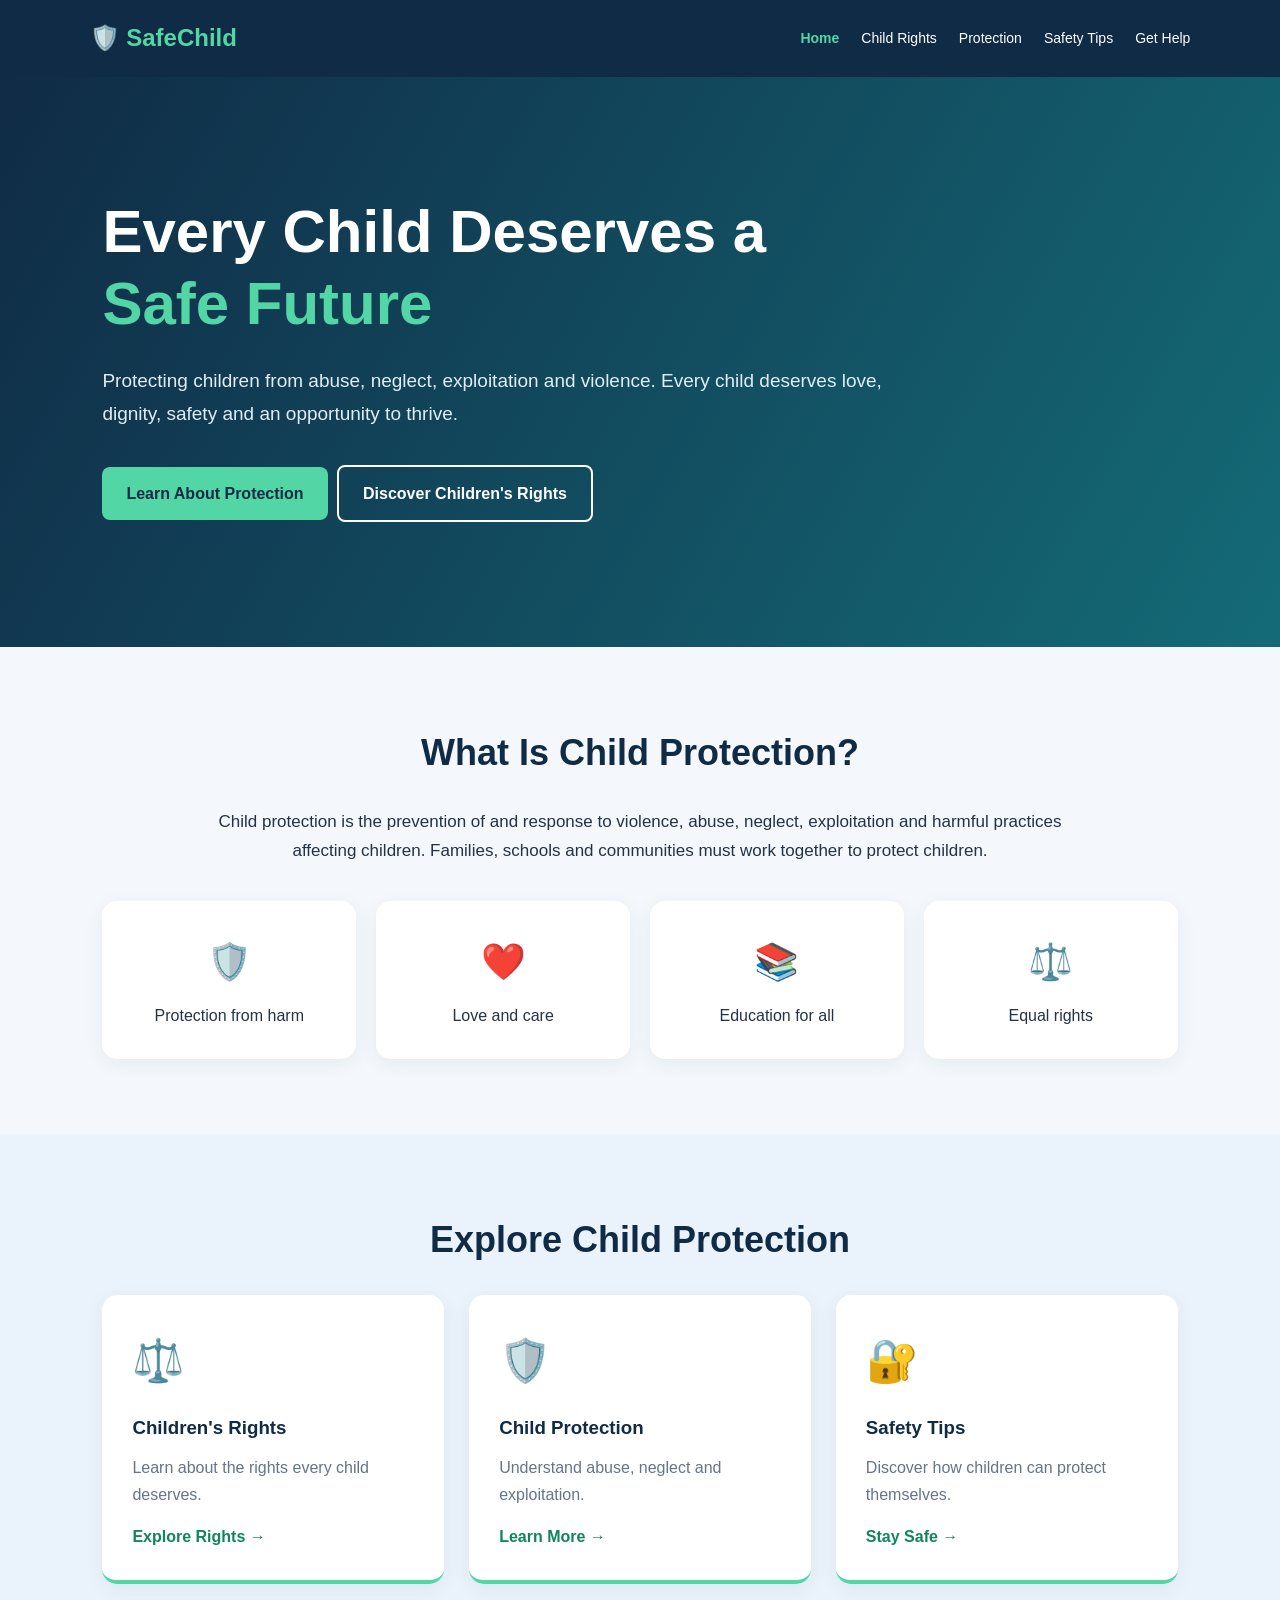
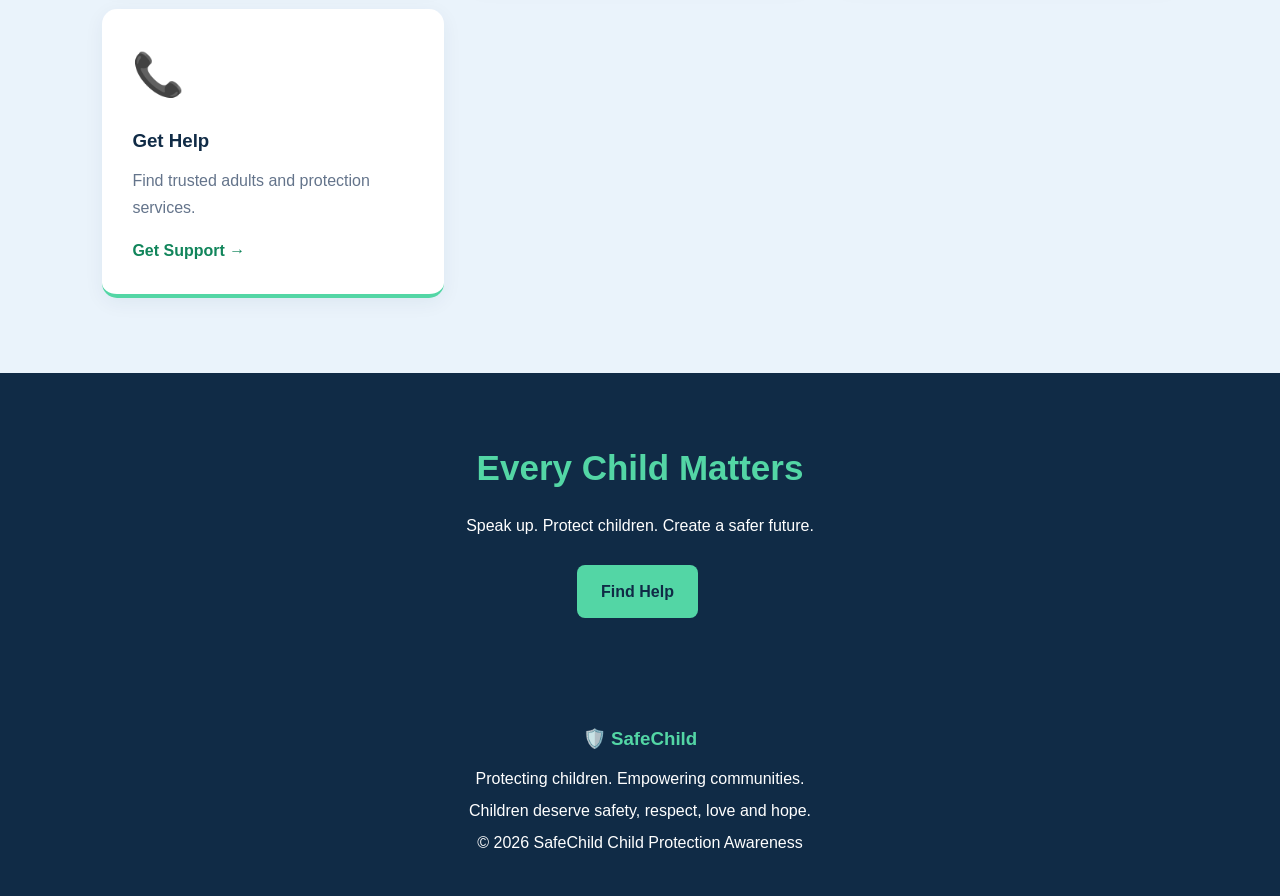
<file: index.html>
<!DOCTYPE html>
<html lang="en">
<head>
    <meta charset="UTF-8">
    <meta name="viewport" content="width=device-width, initial-scale=1.0">
    <title>SafeChild | Child Protection</title>
    <link rel="stylesheet" href="style.css">
</head>
<body>

<header class="navbar">
    <div class="logo">🛡️ SafeChild</div>

    <button class="menu-btn" id="menuBtn">☰</button>

    <nav id="navMenu">
        <a href="index.html">Home</a>
        <a href="rights.html">Child Rights</a>
        <a href="protection.html">Protection</a>
        <a href="safety.html">Safety Tips</a>
        <a href="help.html">Get Help</a>
    </nav>
</header>

<section class="hero">
    <div class="hero-content">
        <h1>Every Child Deserves a <span>Safe Future</span></h1>

        <p>
            Protecting children from abuse, neglect, exploitation and violence.
            Every child deserves love, dignity, safety and an opportunity to thrive.
        </p>

        <a href="protection.html" class="btn primary">Learn About Protection</a>
        <a href="rights.html" class="btn secondary">Discover Children's Rights</a>
    </div>
</section>

<section class="section intro">
    <h2>What Is Child Protection?</h2>

    <p>
        Child protection is the prevention of and response to violence, abuse,
        neglect, exploitation and harmful practices affecting children.
        Families, schools and communities must work together to protect children.
    </p>

    <div class="stats">
        <div class="stat-card">
            <h3>🛡️</h3>
            <p>Protection from harm</p>
        </div>

        <div class="stat-card">
            <h3>❤️</h3>
            <p>Love and care</p>
        </div>

        <div class="stat-card">
            <h3>📚</h3>
            <p>Education for all</p>
        </div>

        <div class="stat-card">
            <h3>⚖️</h3>
            <p>Equal rights</p>
        </div>
    </div>
</section>

<section class="section featured">
    <h2>Explore Child Protection</h2>

    <div class="card-grid">

        <div class="card">
            <div class="icon">⚖️</div>
            <h3>Children's Rights</h3>
            <p>Learn about the rights every child deserves.</p>
            <a href="rights.html" class="card-link">Explore Rights →</a>
        </div>

        <div class="card">
            <div class="icon">🛡️</div>
            <h3>Child Protection</h3>
            <p>Understand abuse, neglect and exploitation.</p>
            <a href="protection.html" class="card-link">Learn More →</a>
        </div>

        <div class="card">
            <div class="icon">🔐</div>
            <h3>Safety Tips</h3>
            <p>Discover how children can protect themselves.</p>
            <a href="safety.html" class="card-link">Stay Safe →</a>
        </div>

        <div class="card">
            <div class="icon">📞</div>
            <h3>Get Help</h3>
            <p>Find trusted adults and protection services.</p>
            <a href="help.html" class="card-link">Get Support →</a>
        </div>

    </div>
</section>

<section class="banner">
    <h2>Every Child Matters</h2>
    <p>Speak up. Protect children. Create a safer future.</p>
    <a href="help.html" class="btn primary">Find Help</a>
</section>

<footer>
    <h3>🛡️ SafeChild</h3>
    <p>Protecting children. Empowering communities.</p>
    <p>Children deserve safety, respect, love and hope.</p>
    <p>© 2026 SafeChild Child Protection Awareness</p>
</footer>

<script src="script.js"></script>
</body>
</html>
</file>
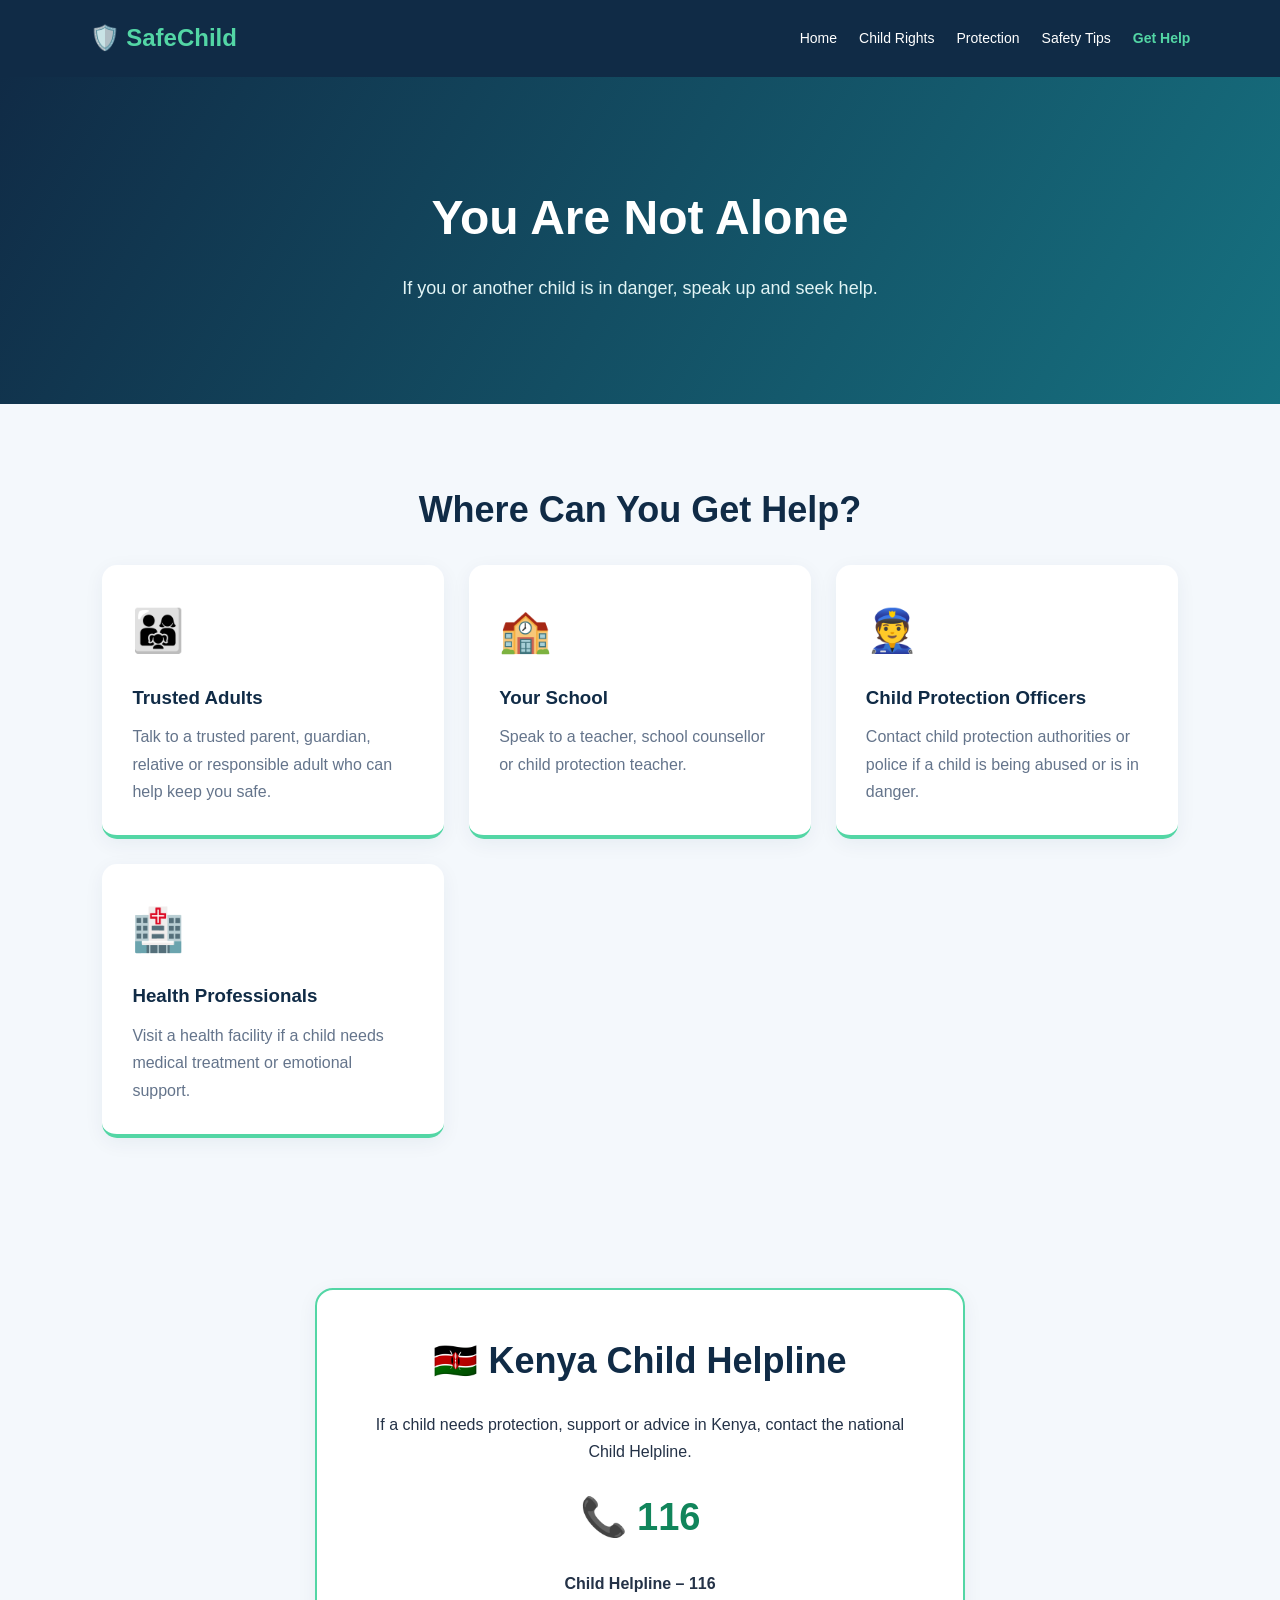
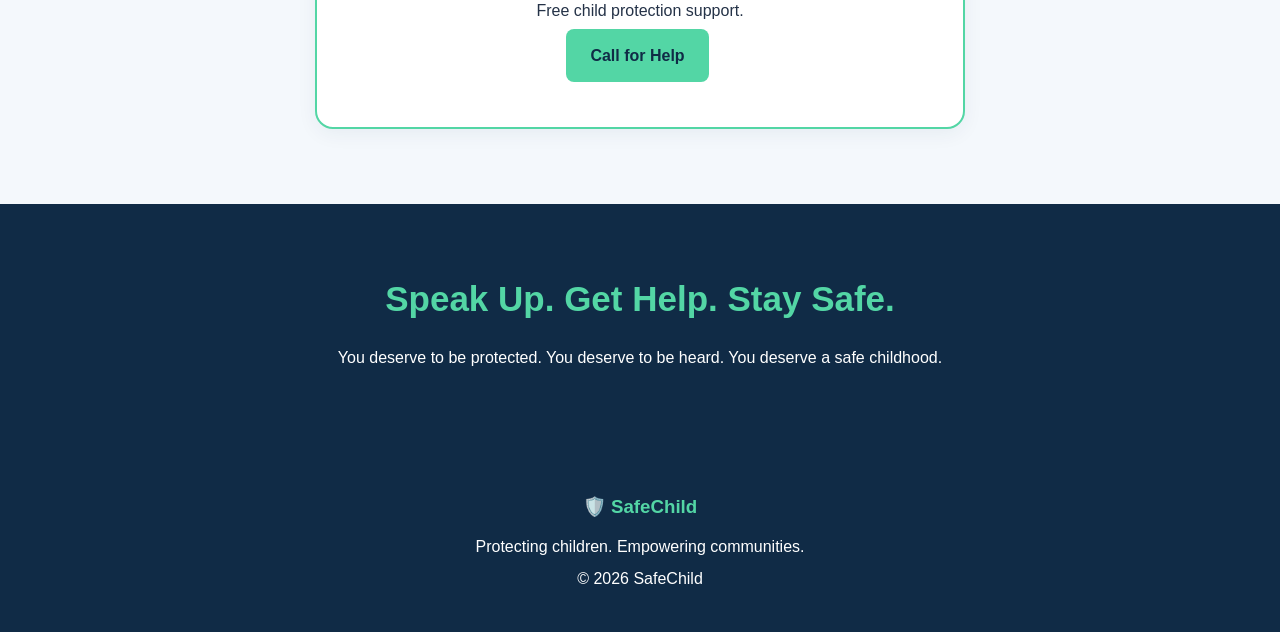
<file: help.html>
<!DOCTYPE html>
<html lang="en">
<head>
    <meta charset="UTF-8">
    <meta name="viewport" content="width=device-width, initial-scale=1.0">
    <title>Get Help | SafeChild</title>
    <link rel="stylesheet" href="style.css">
</head>
<body>

<header class="navbar">
    <div class="logo">🛡️ SafeChild</div>
    <button class="menu-btn" id="menuBtn">☰</button>
    <nav id="navMenu">
        <a href="index.html">Home</a>
        <a href="rights.html">Child Rights</a>
        <a href="protection.html">Protection</a>
        <a href="safety.html">Safety Tips</a>
        <a href="help.html">Get Help</a>
    </nav>
</header>

<section class="page-hero">
    <h1>You Are Not Alone</h1>
    <p>If you or another child is in danger, speak up and seek help.</p>
</section>

<section class="section">
    <h2>Where Can You Get Help?</h2>

    <div class="card-grid">
        <div class="card">
            <div class="icon">👨‍👩‍👧</div>
            <h3>Trusted Adults</h3>
            <p>Talk to a trusted parent, guardian, relative or responsible adult who can help keep you safe.</p>
        </div>

        <div class="card">
            <div class="icon">🏫</div>
            <h3>Your School</h3>
            <p>Speak to a teacher, school counsellor or child protection teacher.</p>
        </div>

        <div class="card">
            <div class="icon">👮</div>
            <h3>Child Protection Officers</h3>
            <p>Contact child protection authorities or police if a child is being abused or is in danger.</p>
        </div>

        <div class="card">
            <div class="icon">🏥</div>
            <h3>Health Professionals</h3>
            <p>Visit a health facility if a child needs medical treatment or emotional support.</p>
        </div>
    </div>
</section>

<section class="section help">
    <div class="help-box">
        <h2>🇰🇪 Kenya Child Helpline</h2>

        <p>
            If a child needs protection, support or advice in Kenya,
            contact the national Child Helpline.
        </p>

        <a href="tel:116" class="help-number">📞 116</a>

        <p><strong>Child Helpline – 116</strong></p>
        <p>Free child protection support.</p>

        <a href="tel:116" class="btn primary">Call for Help</a>
    </div>
</section>

<section class="banner">
    <h2>Speak Up. Get Help. Stay Safe.</h2>
    <p>You deserve to be protected. You deserve to be heard. You deserve a safe childhood.</p>
</section>

<footer>
    <h3>🛡️ SafeChild</h3>
    <p>Protecting children. Empowering communities.</p>
    <p>© 2026 SafeChild</p>
</footer>

<script src="script.js"></script>
</body>
</html>
</file>
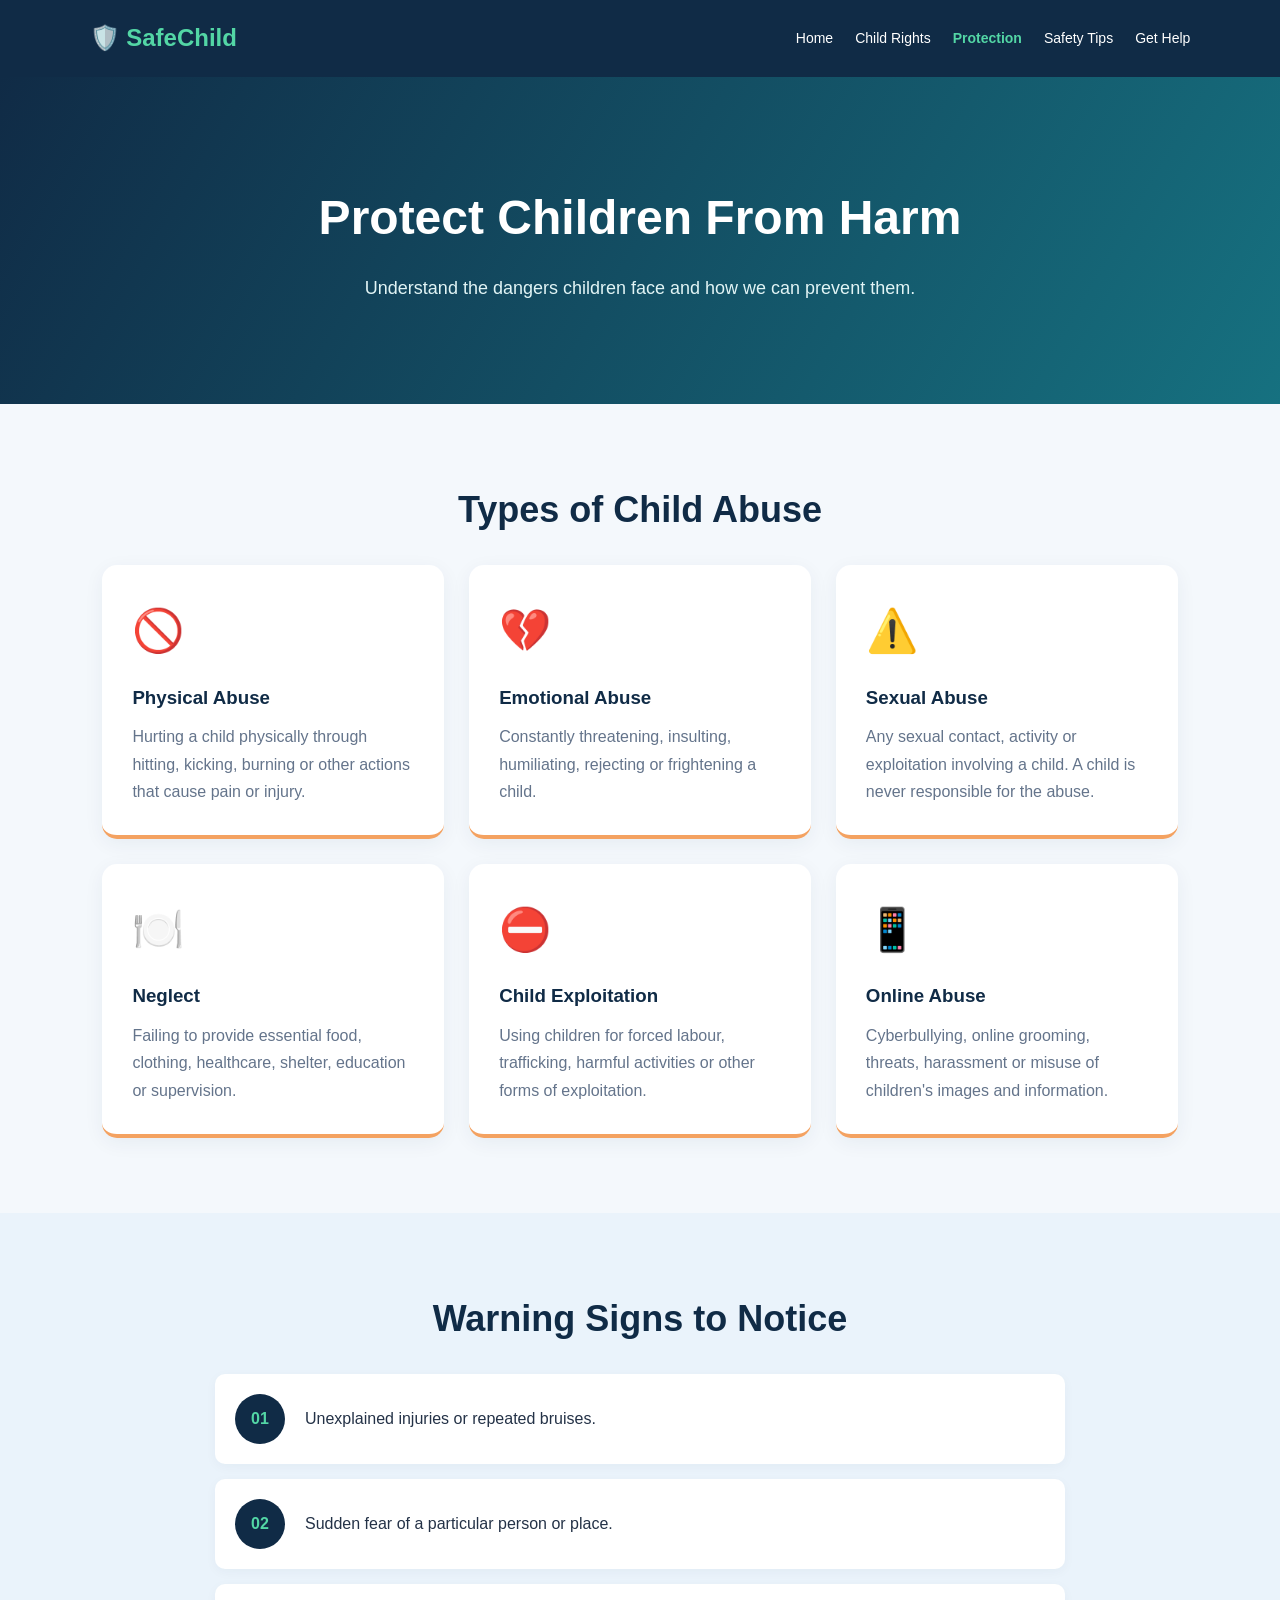
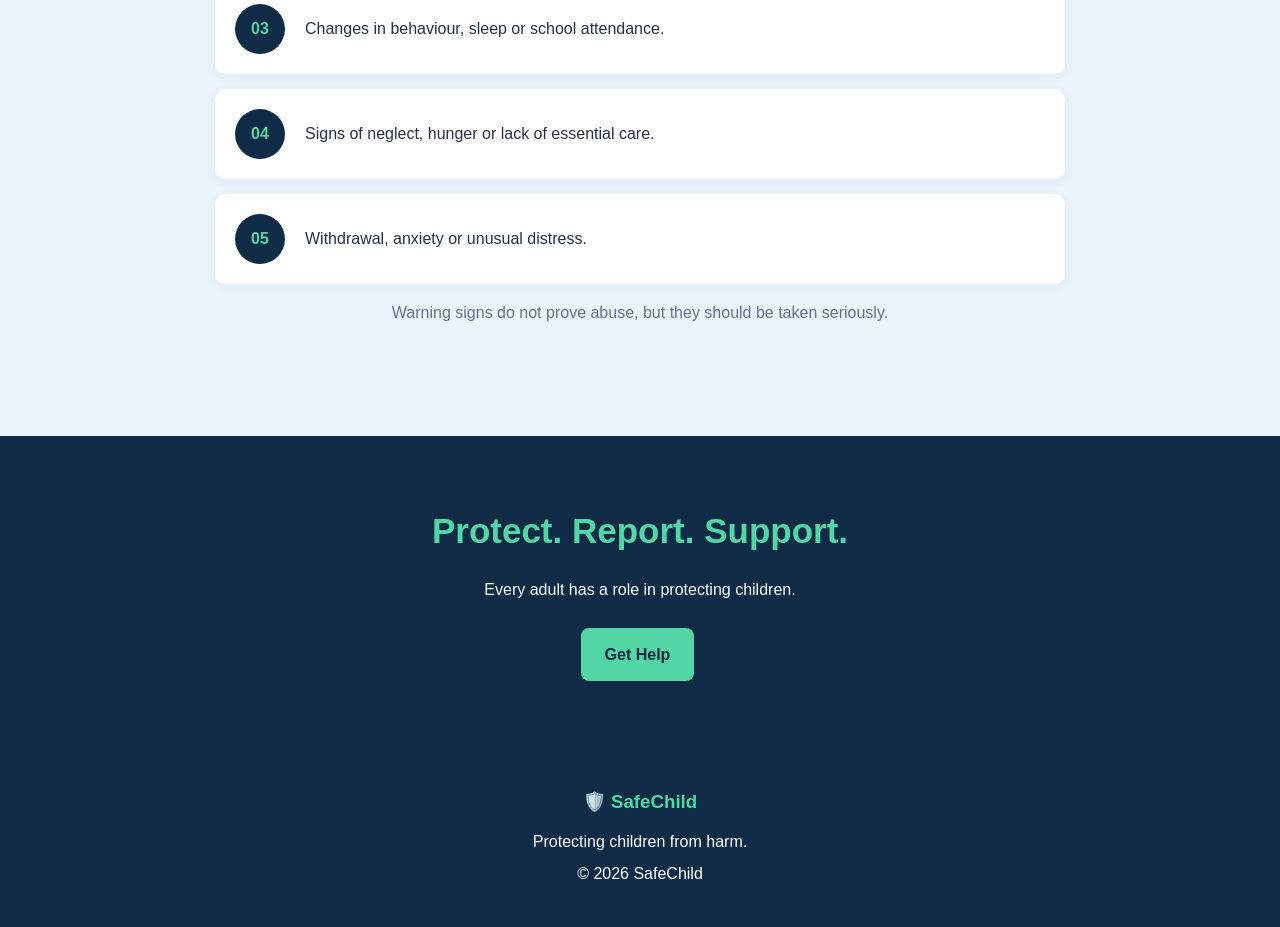
<file: protection.html>
<!DOCTYPE html>
<html lang="en">
<head>
    <meta charset="UTF-8">
    <meta name="viewport" content="width=device-width, initial-scale=1.0">
    <title>Child Protection | SafeChild</title>
    <link rel="stylesheet" href="style.css">
</head>
<body>

<header class="navbar">
    <div class="logo">🛡️ SafeChild</div>
    <button class="menu-btn" id="menuBtn">☰</button>
    <nav id="navMenu">
        <a href="index.html">Home</a>
        <a href="rights.html">Child Rights</a>
        <a href="protection.html">Protection</a>
        <a href="safety.html">Safety Tips</a>
        <a href="help.html">Get Help</a>
    </nav>
</header>

<section class="page-hero">
    <h1>Protect Children From Harm</h1>
    <p>Understand the dangers children face and how we can prevent them.</p>
</section>

<section class="section">
    <h2>Types of Child Abuse</h2>

    <div class="card-grid">

        <div class="card danger">
            <div class="icon">🚫</div>
            <h3>Physical Abuse</h3>
            <p>Hurting a child physically through hitting, kicking, burning or other actions that cause pain or injury.</p>
        </div>

        <div class="card danger">
            <div class="icon">💔</div>
            <h3>Emotional Abuse</h3>
            <p>Constantly threatening, insulting, humiliating, rejecting or frightening a child.</p>
        </div>

        <div class="card danger">
            <div class="icon">⚠️</div>
            <h3>Sexual Abuse</h3>
            <p>Any sexual contact, activity or exploitation involving a child. A child is never responsible for the abuse.</p>
        </div>

        <div class="card danger">
            <div class="icon">🍽️</div>
            <h3>Neglect</h3>
            <p>Failing to provide essential food, clothing, healthcare, shelter, education or supervision.</p>
        </div>

        <div class="card danger">
            <div class="icon">⛔</div>
            <h3>Child Exploitation</h3>
            <p>Using children for forced labour, trafficking, harmful activities or other forms of exploitation.</p>
        </div>

        <div class="card danger">
            <div class="icon">📱</div>
            <h3>Online Abuse</h3>
            <p>Cyberbullying, online grooming, threats, harassment or misuse of children's images and information.</p>
        </div>

    </div>
</section>

<section class="section awareness">
    <h2>Warning Signs to Notice</h2>

    <div class="safety-list">
        <div class="safety-item"><span>01</span><p>Unexplained injuries or repeated bruises.</p></div>
        <div class="safety-item"><span>02</span><p>Sudden fear of a particular person or place.</p></div>
        <div class="safety-item"><span>03</span><p>Changes in behaviour, sleep or school attendance.</p></div>
        <div class="safety-item"><span>04</span><p>Signs of neglect, hunger or lack of essential care.</p></div>
        <div class="safety-item"><span>05</span><p>Withdrawal, anxiety or unusual distress.</p></div>
    </div>

    <p class="center-text">
        Warning signs do not prove abuse, but they should be taken seriously.
    </p>
</section>

<section class="banner">
    <h2>Protect. Report. Support.</h2>
    <p>Every adult has a role in protecting children.</p>
    <a href="help.html" class="btn primary">Get Help</a>
</section>

<footer>
    <h3>🛡️ SafeChild</h3>
    <p>Protecting children from harm.</p>
    <p>© 2026 SafeChild</p>
</footer>

<script src="script.js"></script>
</body>
</html>
</file>
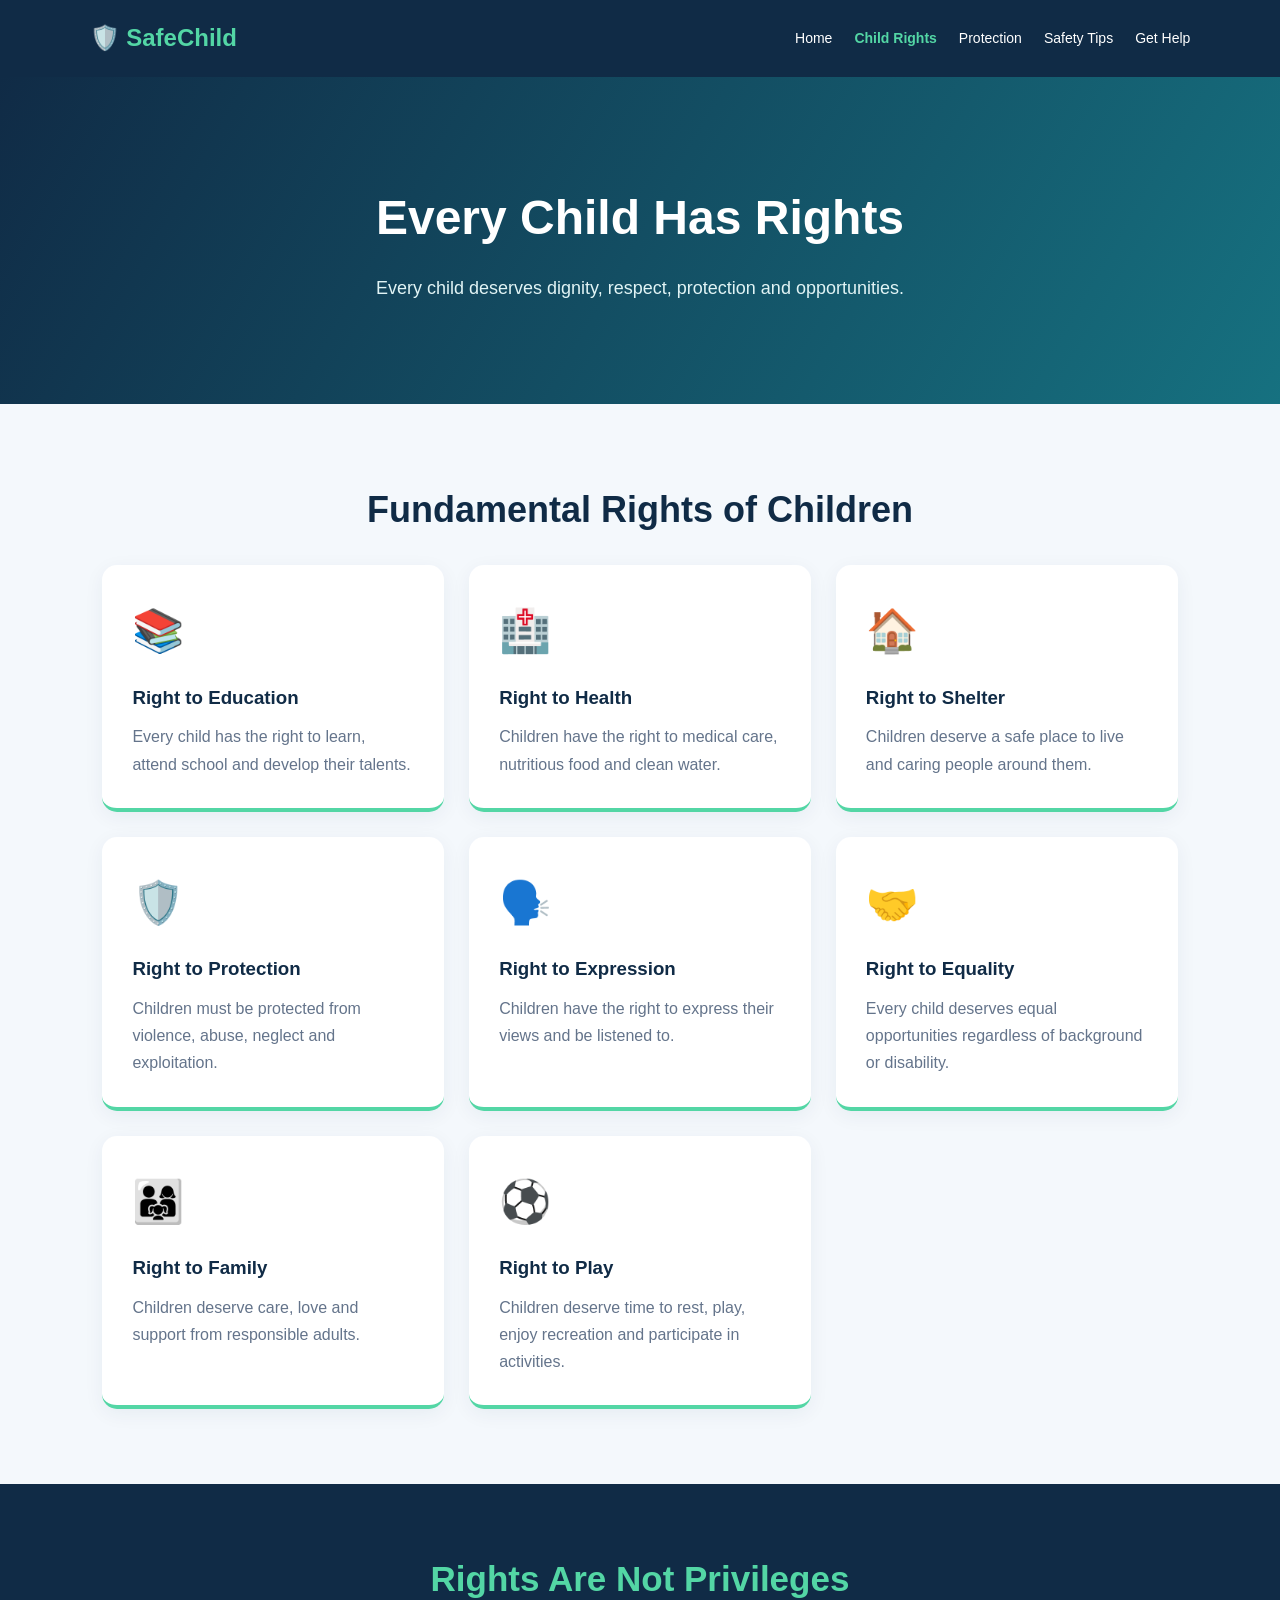
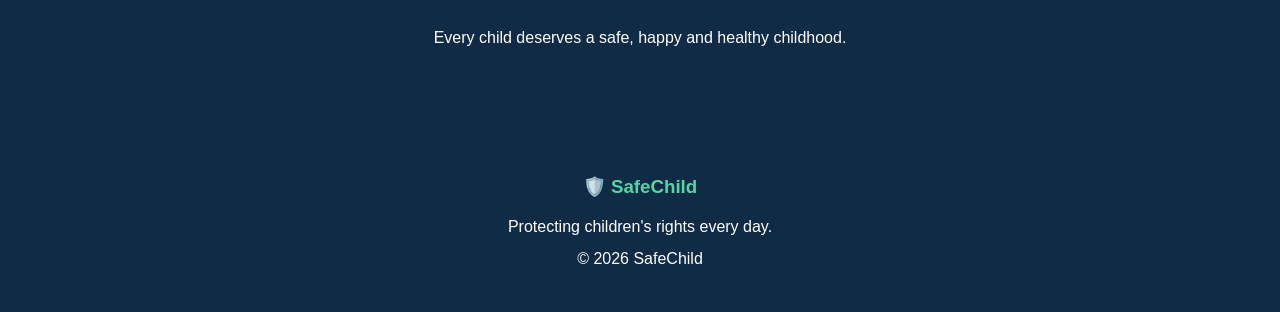
<file: rights.html>
<!DOCTYPE html>
<html lang="en">
<head>
    <meta charset="UTF-8">
    <meta name="viewport" content="width=device-width, initial-scale=1.0">
    <title>Children's Rights | SafeChild</title>
    <link rel="stylesheet" href="style.css">
</head>
<body>

<header class="navbar">
    <div class="logo">🛡️ SafeChild</div>
    <button class="menu-btn" id="menuBtn">☰</button>
    <nav id="navMenu">
        <a href="index.html">Home</a>
        <a href="rights.html">Child Rights</a>
        <a href="protection.html">Protection</a>
        <a href="safety.html">Safety Tips</a>
        <a href="help.html">Get Help</a>
    </nav>
</header>

<section class="page-hero">
    <h1>Every Child Has Rights</h1>
    <p>Every child deserves dignity, respect, protection and opportunities.</p>
</section>

<section class="section">
    <h2>Fundamental Rights of Children</h2>

    <div class="card-grid">
        <div class="card">
            <div class="icon">📚</div>
            <h3>Right to Education</h3>
            <p>Every child has the right to learn, attend school and develop their talents.</p>
        </div>

        <div class="card">
            <div class="icon">🏥</div>
            <h3>Right to Health</h3>
            <p>Children have the right to medical care, nutritious food and clean water.</p>
        </div>

        <div class="card">
            <div class="icon">🏠</div>
            <h3>Right to Shelter</h3>
            <p>Children deserve a safe place to live and caring people around them.</p>
        </div>

        <div class="card">
            <div class="icon">🛡️</div>
            <h3>Right to Protection</h3>
            <p>Children must be protected from violence, abuse, neglect and exploitation.</p>
        </div>

        <div class="card">
            <div class="icon">🗣️</div>
            <h3>Right to Expression</h3>
            <p>Children have the right to express their views and be listened to.</p>
        </div>

        <div class="card">
            <div class="icon">🤝</div>
            <h3>Right to Equality</h3>
            <p>Every child deserves equal opportunities regardless of background or disability.</p>
        </div>

        <div class="card">
            <div class="icon">👨‍👩‍👧</div>
            <h3>Right to Family</h3>
            <p>Children deserve care, love and support from responsible adults.</p>
        </div>

        <div class="card">
            <div class="icon">⚽</div>
            <h3>Right to Play</h3>
            <p>Children deserve time to rest, play, enjoy recreation and participate in activities.</p>
        </div>
    </div>
</section>

<section class="banner">
    <h2>Rights Are Not Privileges</h2>
    <p>Every child deserves a safe, happy and healthy childhood.</p>
</section>

<footer>
    <h3>🛡️ SafeChild</h3>
    <p>Protecting children's rights every day.</p>
    <p>© 2026 SafeChild</p>
</footer>

<script src="script.js"></script>
</body>
</html>
</file>
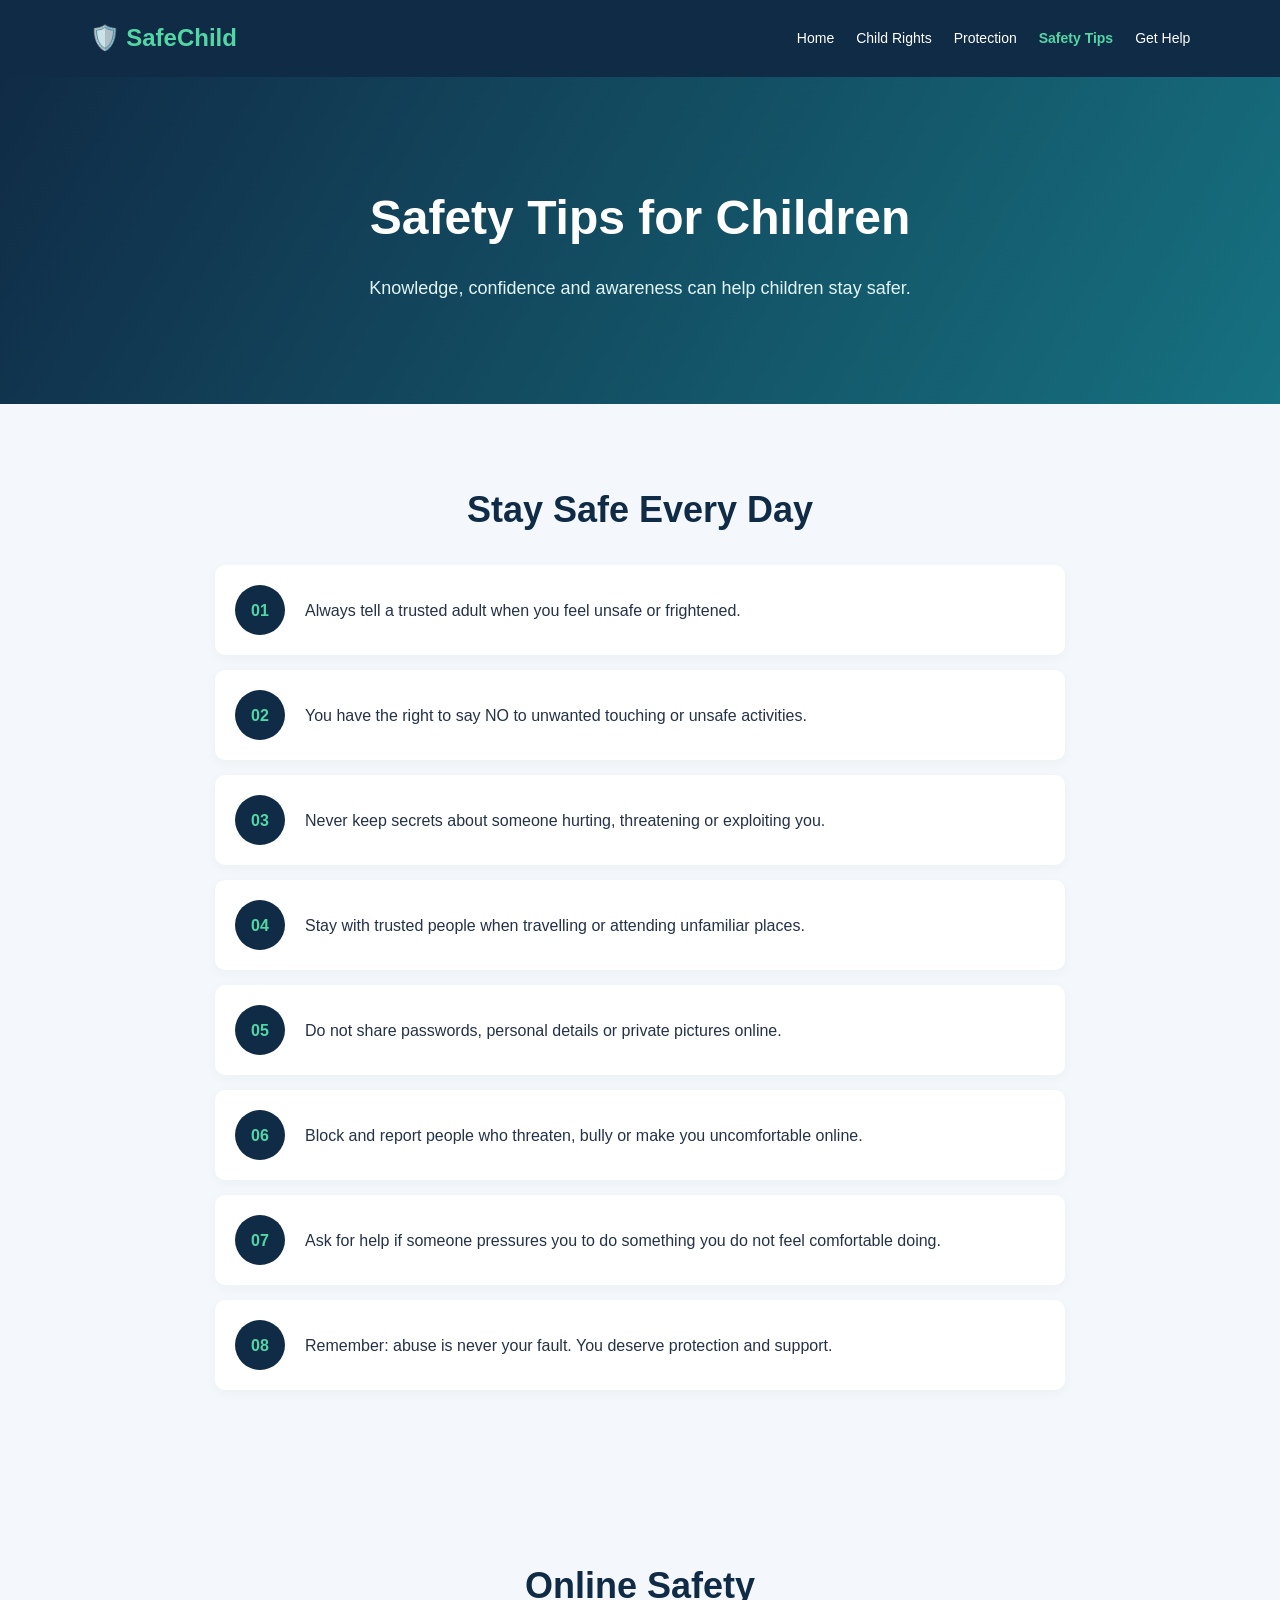
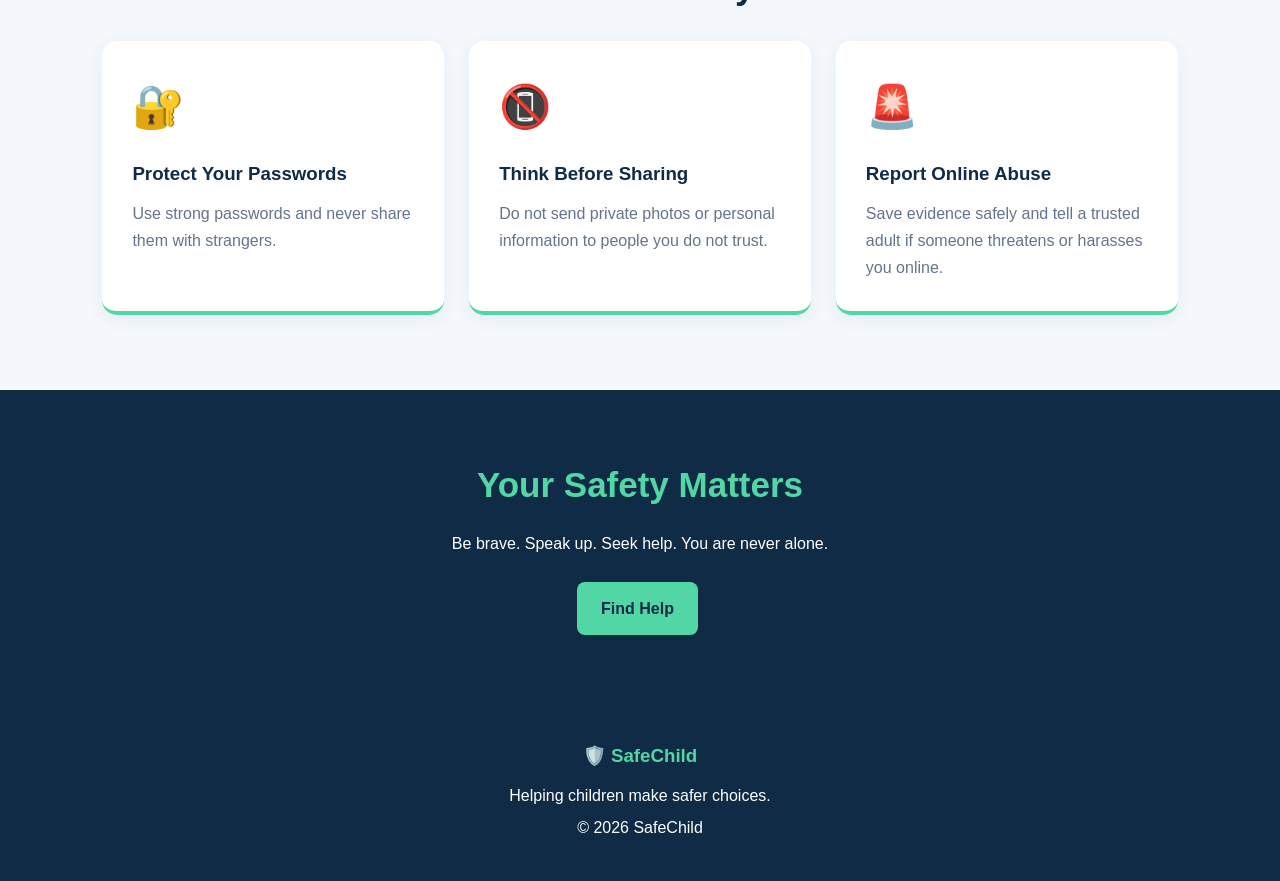
<file: safety.html>
<!DOCTYPE html>
<html lang="en">
<head>
    <meta charset="UTF-8">
    <meta name="viewport" content="width=device-width, initial-scale=1.0">
    <title>Safety Tips | SafeChild</title>
    <link rel="stylesheet" href="style.css">
</head>
<body>

<header class="navbar">
    <div class="logo">🛡️ SafeChild</div>
    <button class="menu-btn" id="menuBtn">☰</button>
    <nav id="navMenu">
        <a href="index.html">Home</a>
        <a href="rights.html">Child Rights</a>
        <a href="protection.html">Protection</a>
        <a href="safety.html">Safety Tips</a>
        <a href="help.html">Get Help</a>
    </nav>
</header>

<section class="page-hero">
    <h1>Safety Tips for Children</h1>
    <p>Knowledge, confidence and awareness can help children stay safer.</p>
</section>

<section class="section">
    <h2>Stay Safe Every Day</h2>

    <div class="safety-list">
        <div class="safety-item"><span>01</span><p>Always tell a trusted adult when you feel unsafe or frightened.</p></div>
        <div class="safety-item"><span>02</span><p>You have the right to say NO to unwanted touching or unsafe activities.</p></div>
        <div class="safety-item"><span>03</span><p>Never keep secrets about someone hurting, threatening or exploiting you.</p></div>
        <div class="safety-item"><span>04</span><p>Stay with trusted people when travelling or attending unfamiliar places.</p></div>
        <div class="safety-item"><span>05</span><p>Do not share passwords, personal details or private pictures online.</p></div>
        <div class="safety-item"><span>06</span><p>Block and report people who threaten, bully or make you uncomfortable online.</p></div>
        <div class="safety-item"><span>07</span><p>Ask for help if someone pressures you to do something you do not feel comfortable doing.</p></div>
        <div class="safety-item"><span>08</span><p>Remember: abuse is never your fault. You deserve protection and support.</p></div>
    </div>
</section>

<section class="section safety-extra">
    <h2>Online Safety</h2>

    <div class="card-grid">
        <div class="card">
            <div class="icon">🔐</div>
            <h3>Protect Your Passwords</h3>
            <p>Use strong passwords and never share them with strangers.</p>
        </div>

        <div class="card">
            <div class="icon">📵</div>
            <h3>Think Before Sharing</h3>
            <p>Do not send private photos or personal information to people you do not trust.</p>
        </div>

        <div class="card">
            <div class="icon">🚨</div>
            <h3>Report Online Abuse</h3>
            <p>Save evidence safely and tell a trusted adult if someone threatens or harasses you online.</p>
        </div>
    </div>
</section>

<section class="banner">
    <h2>Your Safety Matters</h2>
    <p>Be brave. Speak up. Seek help. You are never alone.</p>
    <a href="help.html" class="btn primary">Find Help</a>
</section>

<footer>
    <h3>🛡️ SafeChild</h3>
    <p>Helping children make safer choices.</p>
    <p>© 2026 SafeChild</p>
</footer>

<script src="script.js"></script>
</body>
</html>
</file>
<file: style.css>
* {
    margin: 0;
    padding: 0;
    box-sizing: border-box;
    scroll-behavior: smooth;
}

body {
    font-family: Arial, Helvetica, sans-serif;
    background: #f4f8fc;
    color: #243247;
    line-height: 1.7;
}

/* NAVBAR */
.navbar {
    background: #102b46;
    color: white;
    padding: 18px 7%;
    display: flex;
    justify-content: space-between;
    align-items: center;
    position: sticky;
    top: 0;
    z-index: 1000;
}

.logo {
    color: #53d6a5;
    font-size: 24px;
    font-weight: bold;
}

nav {
    display: flex;
    gap: 22px;
}

nav a {
    color: white;
    text-decoration: none;
    font-size: 14px;
    transition: 0.3s;
}

nav a:hover {
    color: #53d6a5;
}

nav a.active {
    color: #53d6a5;
    font-weight: bold;
}

.menu-btn {
    display: none;
    background: none;
    border: none;
    color: white;
    font-size: 26px;
    cursor: pointer;
}

/* HOME HERO */
.hero {
    min-height: 570px;
    padding: 100px 8%;
    display: flex;
    align-items: center;
    background: linear-gradient(120deg, #102b46, #146b77);
    color: white;
}

.hero-content {
    max-width: 800px;
}

.hero h1 {
    font-size: 60px;
    line-height: 1.2;
    margin-bottom: 25px;
}

.hero h1 span {
    color: #53d6a5;
}

.hero p {
    font-size: 19px;
    color: #e0edf7;
    margin-bottom: 30px;
}

.hero-buttons {
    display: flex;
    gap: 15px;
    flex-wrap: wrap;
}

/* BUTTONS */
.btn {
    display: inline-block;
    padding: 13px 24px;
    border-radius: 8px;
    text-decoration: none;
    font-weight: bold;
    transition: 0.3s;
    margin: 5px 5px 5px 0;
}

.primary {
    background: #53d6a5;
    color: #102b46;
}

.primary:hover {
    background: #36bb8a;
    transform: translateY(-3px);
}

.secondary {
    border: 2px solid white;
    color: white;
}

.secondary:hover {
    background: white;
    color: #102b46;
}

/* INNER PAGE HERO */
.page-hero {
    background: linear-gradient(120deg, #102b46, #167180);
    color: white;
    text-align: center;
    padding: 100px 20px;
}

.page-hero h1 {
    font-size: 48px;
    margin-bottom: 15px;
}

.page-hero p {
    font-size: 18px;
    color: #e1f4f5;
}

/* SECTIONS */
.section {
    padding: 75px 8%;
}

.section h2 {
    color: #102b46;
    font-size: 36px;
    text-align: center;
    margin-bottom: 25px;
}

.section > p {
    max-width: 850px;
    margin: 0 auto 35px;
    text-align: center;
}

.subtitle {
    color: #64748b;
    text-align: center;
    margin-bottom: 40px;
}

.intro > p {
    font-size: 17px;
}

/* STAT CARDS */
.stats {
    display: grid;
    grid-template-columns: repeat(4, 1fr);
    gap: 20px;
}

.stat-card {
    padding: 30px 20px;
    background: white;
    text-align: center;
    border-radius: 15px;
    box-shadow: 0 5px 20px rgba(20, 50, 80, 0.07);
    transition: 0.3s;
}

.stat-card:hover {
    transform: translateY(-5px);
}

.stat-card h3 {
    font-size: 36px;
    margin-bottom: 10px;
}

/* CARDS */
.featured {
    background: #eaf3fb;
}

.card-grid {
    display: grid;
    grid-template-columns: repeat(3, 1fr);
    gap: 25px;
}

.card {
    background: white;
    padding: 30px;
    border-radius: 15px;
    box-shadow: 0 5px 20px rgba(20, 50, 80, 0.06);
    border-bottom: 4px solid #53d6a5;
    transition: 0.3s;
}

.card:hover {
    transform: translateY(-7px);
    box-shadow: 0 12px 25px rgba(20, 50, 80, 0.12);
}

.card .icon {
    font-size: 42px;
    margin-bottom: 15px;
}

.card h3 {
    color: #102b46;
    margin-bottom: 10px;
}

.card p {
    color: #64748b;
}

.danger {
    border-bottom-color: #f4a261;
}

.card-link {
    display: inline-block;
    margin-top: 15px;
    text-decoration: none;
    color: #11855b;
    font-weight: bold;
}

.card-link:hover {
    color: #102b46;
}

/* SAFETY LIST */
.safety-list {
    max-width: 850px;
    margin: auto;
}

.safety-item {
    display: flex;
    align-items: center;
    gap: 20px;
    background: white;
    margin-bottom: 15px;
    padding: 20px;
    border-radius: 10px;
    box-shadow: 0 3px 12px rgba(20, 50, 80, 0.04);
    transition: 0.3s;
}

.safety-item:hover {
    background: #e2f5ec;
    transform: translateX(5px);
}

.safety-item span {
    min-width: 50px;
    height: 50px;
    border-radius: 50%;
    background: #102b46;
    color: #53d6a5;
    display: flex;
    justify-content: center;
    align-items: center;
    font-weight: bold;
}

.awareness {
    background: #eaf3fb;
}

.center-text {
    text-align: center;
    margin-top: 30px;
    color: #64748b;
}

/* BANNER */
.banner {
    padding: 65px 20px;
    text-align: center;
    background: #102b46;
    color: white;
}

.banner h2 {
    font-size: 35px;
    margin-bottom: 15px;
    color: #53d6a5;
}

.banner p {
    margin-bottom: 20px;
}

/* HELP */
.help {
    text-align: center;
}

.help-box {
    max-width: 650px;
    margin: auto;
    padding: 40px;
    border: 2px solid #53d6a5;
    border-radius: 18px;
    background: white;
    box-shadow: 0 5px 20px rgba(20, 50, 80, 0.06);
}

.help-box h2 {
    margin-bottom: 20px;
}

.help-number {
    display: block;
    margin: 20px 0;
    font-size: 38px;
    font-weight: bold;
    text-decoration: none;
    color: #11855b;
}

/* FOOTER */
footer {
    background: #102b46;
    color: white;
    text-align: center;
    padding: 35px 20px;
}

footer h3 {
    color: #53d6a5;
    margin-bottom: 10px;
}

footer p {
    margin: 5px;
}

/* RESPONSIVE */
@media (max-width: 950px) {
    .stats {
        grid-template-columns: repeat(2, 1fr);
    }

    .card-grid {
        grid-template-columns: repeat(2, 1fr);
    }

    .hero h1 {
        font-size: 46px;
    }
}

@media (max-width: 650px) {
    .navbar {
        padding: 15px 5%;
    }

    .menu-btn {
        display: block;
    }

    nav {
        display: none;
        position: absolute;
        top: 70px;
        left: 0;
        width: 100%;
        background: #102b46;
        flex-direction: column;
        text-align: center;
        padding: 25px;
    }

    nav.active {
        display: flex;
    }

    .hero {
        padding: 65px 6%;
        min-height: 500px;
    }

    .hero h1 {
        font-size: 38px;
    }

    .hero p {
        font-size: 16px;
    }

    .page-hero {
        padding: 70px 20px;
    }

    .page-hero h1 {
        font-size: 34px;
    }

    .section {
        padding: 55px 6%;
    }

    .section h2 {
        font-size: 29px;
    }

    .stats,
    .card-grid {
        grid-template-columns: 1fr;
    }

    .safety-item {
        align-items: flex-start;
    }

    .help-box {
        padding: 25px 18px;
    }
}
</file>
